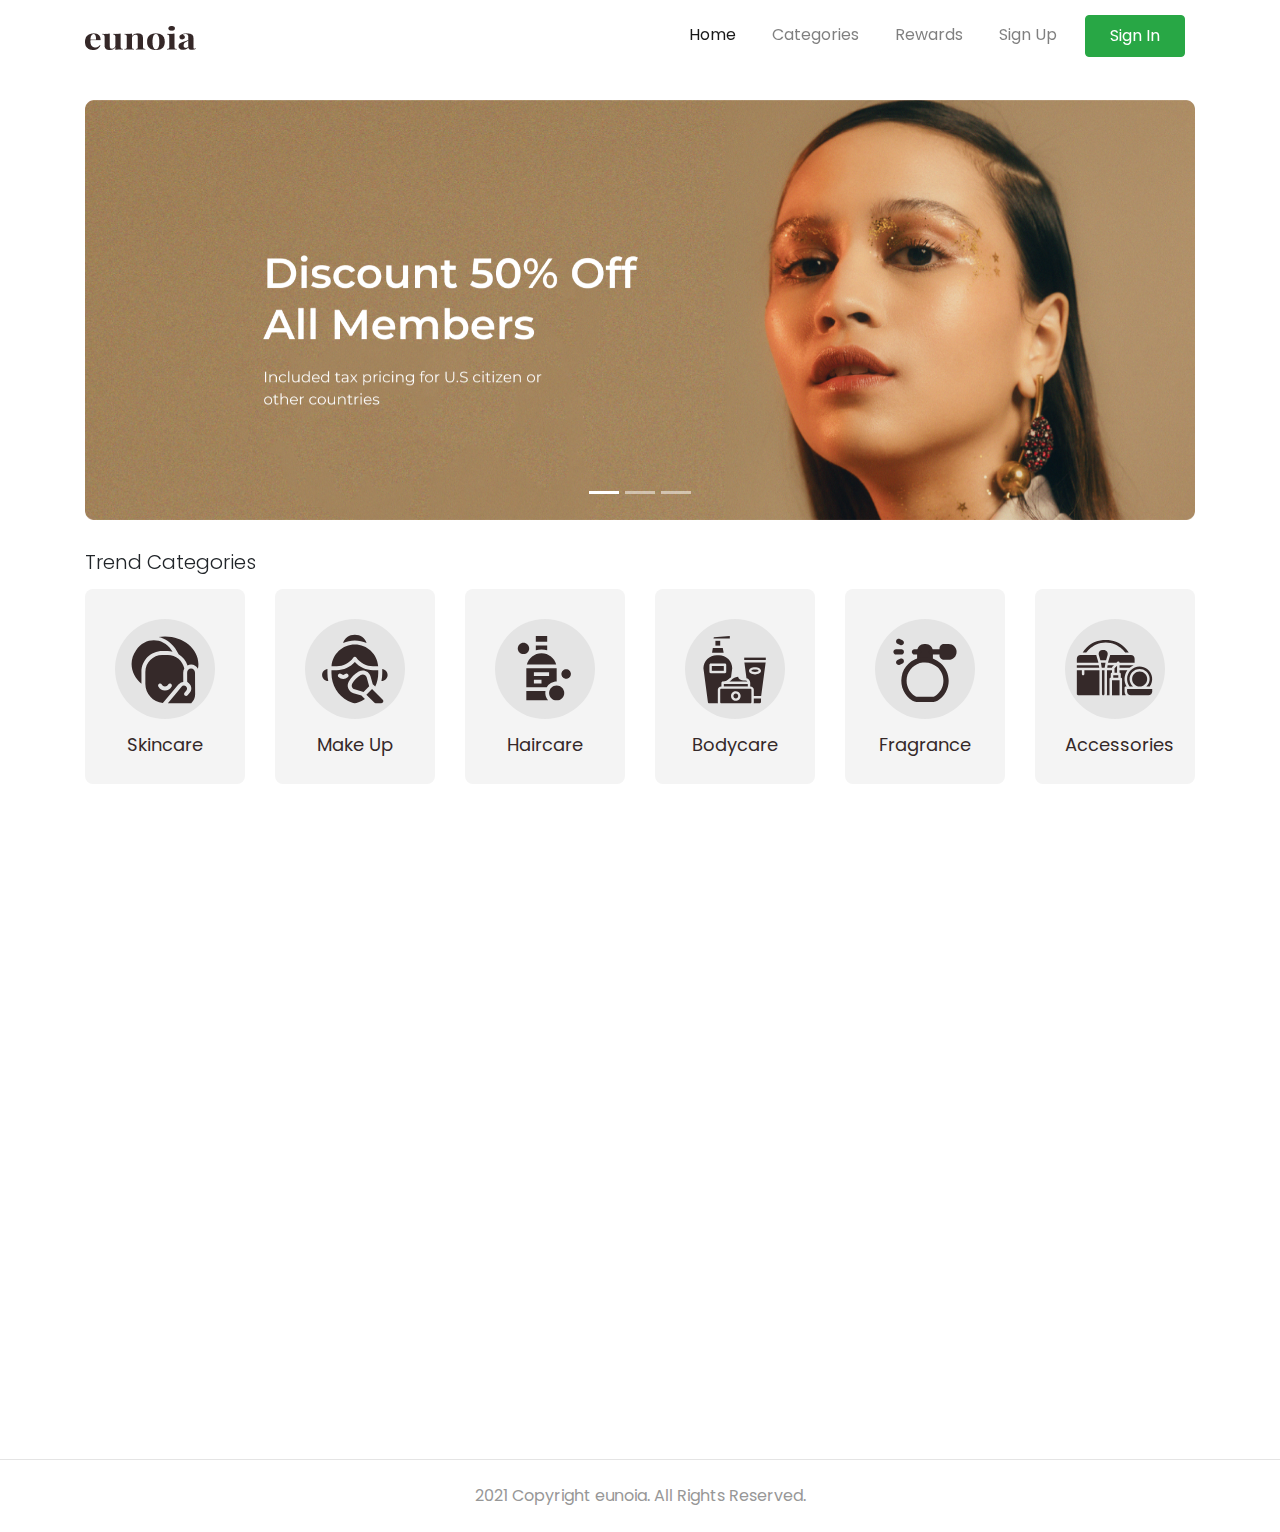
<file: index.html>
<!DOCTYPE html>
<html lang="en">
  <head>
    <meta charset="utf-8" />
    <meta
      name="viewport"
      content="width=device-width, initial-scale=1, shrink-to-fit=no"
    />
    <meta name="description" content="" />
    <meta name="author" content="" />

    <title>eunoia - your beauty needs in one place</title>

    <link href="https://unpkg.com/aos@2.3.1/dist/aos.css" rel="stylesheet" />
    <link href="style/main.css" rel="stylesheet" />
  </head>

  <body>
    <nav
      class="
        navbar navbar-expand-lg navbar-light navbar-store
        fixed-top
        navbar-fixed-top
      "
      data-aos="fade-down"
    >
      <div class="container">
        <a href="/index.html" class="navbar-brand">
          <img src="/images/logo.png" alt="logo" />
        </a>
        <button
          class="navbar-toggler"
          type="button"
          data-toggle="collapse"
          data-target="#navbarResponsive"
        >
          <span class="navbar-toggler-icon"></span>
        </button>
        <div class="collapse navbar-collapse" id="navbarResponsive">
          <ul class="navbar-nav ml-auto">
            <li class="nav-item active">
              <a href="/index.html" class="nav-link">Home</a>
            </li>
            <li class="nav-item">
              <a href="/categories.html" class="nav-link">Categories</a>
            </li>
            <li class="nav-item">
              <a href="#" class="nav-link">Rewards</a>
            </li>
            <li class="nav-item">
              <a href="/register.html" class="nav-link">Sign Up</a>
            </li>
            <li class="nav-item">
              <a
                href="/login.html"
                class="btn btn-success nav-link px-4 text-white"
                >Sign In</a
              >
            </li>
          </ul>
        </div>
      </div>
    </nav>

    <!-- Page Content -->
    <div class="page-content page-home">
      <section class="store-carousel">
        <div class="container">
          <div class="row">
            <div class="col-lg-12" data-aos="zoom-in">
              <div
                id="storeCarousel"
                class="carousel slide"
                data-ride="carousel"
              >
                <ol class="carousel-indicators">
                  <li
                    class="active"
                    data-target="#storeCarousel"
                    data-slide-to="0"
                  ></li>
                  <li data-target="#storeCarousel" data-slide-to="1"></li>
                  <li data-target="#storeCarousel" data-slide-to="2"></li>
                </ol>
                <div class="carousel-inner">
                  <div class="carousel-item active">
                    <img
                      src="/images/banner.jpg"
                      alt=""
                      class="d-block w-100"
                    />
                  </div>
                  <div class="carousel-item">
                    <img
                      src="/images/banner2.jpg"
                      alt=""
                      class="d-block w-100"
                    />
                  </div>
                  <div class="carousel-item">
                    <img
                      src="/images/banner.jpg"
                      alt=""
                      class="d-block w-100"
                    />
                  </div>
                </div>
              </div>
            </div>
          </div>
        </div>
      </section>
      <section class="store-trend-categories">
        <div class="container">
          <div class="row">
            <div class="col-12" data-aos="fade-up">
              <h5>Trend Categories</h5>
            </div>
          </div>
          <div class="row">
            <div
              class="col-6 col-md-3 col-lg-2"
              data-aos="fade-up"
              data-aos-delay="100"
            >
              <a href="#" class="component-categories d-block">
                <div class="categories-image">
                  <img
                    src="/images/categories-skin-care.svg"
                    alt=""
                    class="w-100"
                  />
                </div>
                <p class="categories-text">Skincare</p>
              </a>
            </div>
            <div
              class="col-6 col-md-3 col-lg-2"
              data-aos="fade-up"
              data-aos-delay="200"
            >
              <a href="#" class="component-categories d-block">
                <div class="categories-image">
                  <img
                    src="/images/categories-make-up.svg"
                    alt=""
                    class="w-100"
                  />
                </div>
                <p class="categories-text">Make Up</p>
              </a>
            </div>
            <div
              class="col-6 col-md-3 col-lg-2"
              data-aos="fade-up"
              data-aos-delay="300"
            >
              <a href="#" class="component-categories d-block">
                <div class="categories-image">
                  <img
                    src="/images/categories-haircare.svg"
                    alt=""
                    class="w-100"
                  />
                </div>
                <p class="categories-text">Haircare</p>
              </a>
            </div>
            <div
              class="col-6 col-md-3 col-lg-2"
              data-aos="fade-up"
              data-aos-delay="400"
            >
              <a href="#" class="component-categories d-block">
                <div class="categories-image">
                  <img
                    src="/images/categories-bodycare.svg"
                    alt=""
                    class="w-100"
                  />
                </div>
                <p class="categories-text">Bodycare</p>
              </a>
            </div>
            <div
              class="col-6 col-md-3 col-lg-2"
              data-aos="fade-up"
              data-aos-delay="500"
            >
              <a href="#" class="component-categories d-block">
                <div class="categories-image">
                  <img
                    src="/images/categories-fragrance.svg"
                    alt=""
                    class="w-100"
                  />
                </div>
                <p class="categories-text">Fragrance</p>
              </a>
            </div>
            <div
              class="col-6 col-md-3 col-lg-2"
              data-aos="fade-up"
              data-aos-delay="600"
            >
              <a href="#" class="component-categories d-block">
                <div class="categories-image">
                  <img
                    src="/images/categories-accessories.svg"
                    alt=""
                    class="w-100"
                  />
                </div>
                <p class="categories-text">Accessories</p>
              </a>
            </div>
          </div>
        </div>
      </section>

      <section class="new-products">
        <div class="container">
          <div class="row">
            <div class="col-12" data-aos="fade-up">
              <h5>New Products</h5>
            </div>
          </div>
          <div class="row">
            <div
              class="col-6 col-md-4 col-lg-3"
              data-aos="fade-up"
              data-aos-delay="100"
            >
              <a href="/details.html" class="component-products d-block">
                <div class="products-thumbnail">
                  <div
                    class="products-image"
                    style="
                      background-image: url('/images/products-eye-cheek-you-pot.jpg');
                    "
                  ></div>
                </div>
                <div class="products-text">Eye Cheek You Pot</div>
                <div class="products-price">IDR 140k</div>
              </a>
            </div>
            <div
              class="col-6 col-md-4 col-lg-3"
              data-aos="fade-up"
              data-aos-delay="200"
            >
              <a href="/details.html" class="component-products d-block">
                <div class="products-thumbnail">
                  <div
                    class="products-image"
                    style="
                      background-image: url('/images/products-brightening-potion.jpg');
                    "
                  ></div>
                </div>
                <div class="products-text">Brightening Potion</div>
                <div class="products-price">IDR 160k</div>
              </a>
            </div>
            <div
              class="col-6 col-md-4 col-lg-3"
              data-aos="fade-up"
              data-aos-delay="300"
            >
              <a href="/details.html" class="component-products d-block">
                <div class="products-thumbnail">
                  <div
                    class="products-image"
                    style="
                      background-image: url('/images/products-dewit-body-silk.jpg');
                    "
                  ></div>
                </div>
                <div class="products-text">Dew It! Body Silk</div>
                <div class="products-price">IDR 250k</div>
              </a>
            </div>
            <div
              class="col-6 col-md-4 col-lg-3"
              data-aos="fade-up"
              data-aos-delay="400"
            >
              <a href="/details.html" class="component-products d-block">
                <div class="products-thumbnail">
                  <div
                    class="products-image"
                    style="
                      background-image: url('/images/products-browclara.jpg');
                    "
                  ></div>
                </div>
                <div class="products-text">Browclara</div>
                <div class="products-price">IDR 129k</div>
              </a>
            </div>
            <div
              class="col-6 col-md-4 col-lg-3"
              data-aos="fade-up"
              data-aos-delay="500"
            >
              <a href="/details.html" class="component-products d-block">
                <div class="products-thumbnail">
                  <div
                    class="products-image"
                    style="
                      background-image: url('/images/products-glossy-chill-pill.jpg');
                    "
                  ></div>
                </div>
                <div class="products-text">Glossy Chill Pill</div>
                <div class="products-price">IDR 170k</div>
              </a>
            </div>
            <div
              class="col-6 col-md-4 col-lg-3"
              data-aos="fade-up"
              data-aos-delay="600"
            >
              <a href="/details.html" class="component-products d-block">
                <div class="products-thumbnail">
                  <div
                    class="products-image"
                    style="
                      background-image: url('/images/products-lets-clay.jpg');
                    "
                  ></div>
                </div>
                <div class="products-text">Let's Clay!</div>
                <div class="products-price">IDR 110k</div>
              </a>
            </div>
            <div
              class="col-6 col-md-4 col-lg-3"
              data-aos="fade-up"
              data-aos-delay="700"
            >
              <a href="/details.html" class="component-products d-block">
                <div class="products-thumbnail">
                  <div
                    class="products-image"
                    style="
                      background-image: url('/images/products-peachy-face-pallette.jpg');
                    "
                  ></div>
                </div>
                <div class="products-text">Peachy Face Pallette</div>
                <div class="products-price">IDR 250k</div>
              </a>
            </div>
            <div
              class="col-6 col-md-4 col-lg-3"
              data-aos="fade-up"
              data-aos-delay="800"
            >
              <a href="/details.html" class="component-products d-block">
                <div class="products-thumbnail">
                  <div
                    class="products-image"
                    style="
                      background-image: url('/images/products-lip-liner.jpg');
                    "
                  ></div>
                </div>
                <div class="products-text">Lip Liner</div>
                <div class="products-price">IDR 129k</div>
              </a>
            </div>
          </div>
        </div>
      </section>
    </div>

    <footer>
      <div class="container">
        <div class="row">
          <div class="col-12 text-center">
            <p class="pt-4 pb-2">
              2021 Copyright eunoia. All Rights Reserved.
            </p>
          </div>
        </div>
      </div>
    </footer>

    <!-- Bootstrap core JavaScript -->
    <script src="/vendor/jquery/jquery.slim.min.js"></script>
    <script src="/vendor/bootstrap/js/bootstrap.bundle.min.js"></script>
    <script src="https://unpkg.com/aos@2.3.1/dist/aos.js"></script>
    <script>
      AOS.init();
    </script>
    <script src="/script/navbar-scroll.js"></script>
  </body>
</html>
</file>
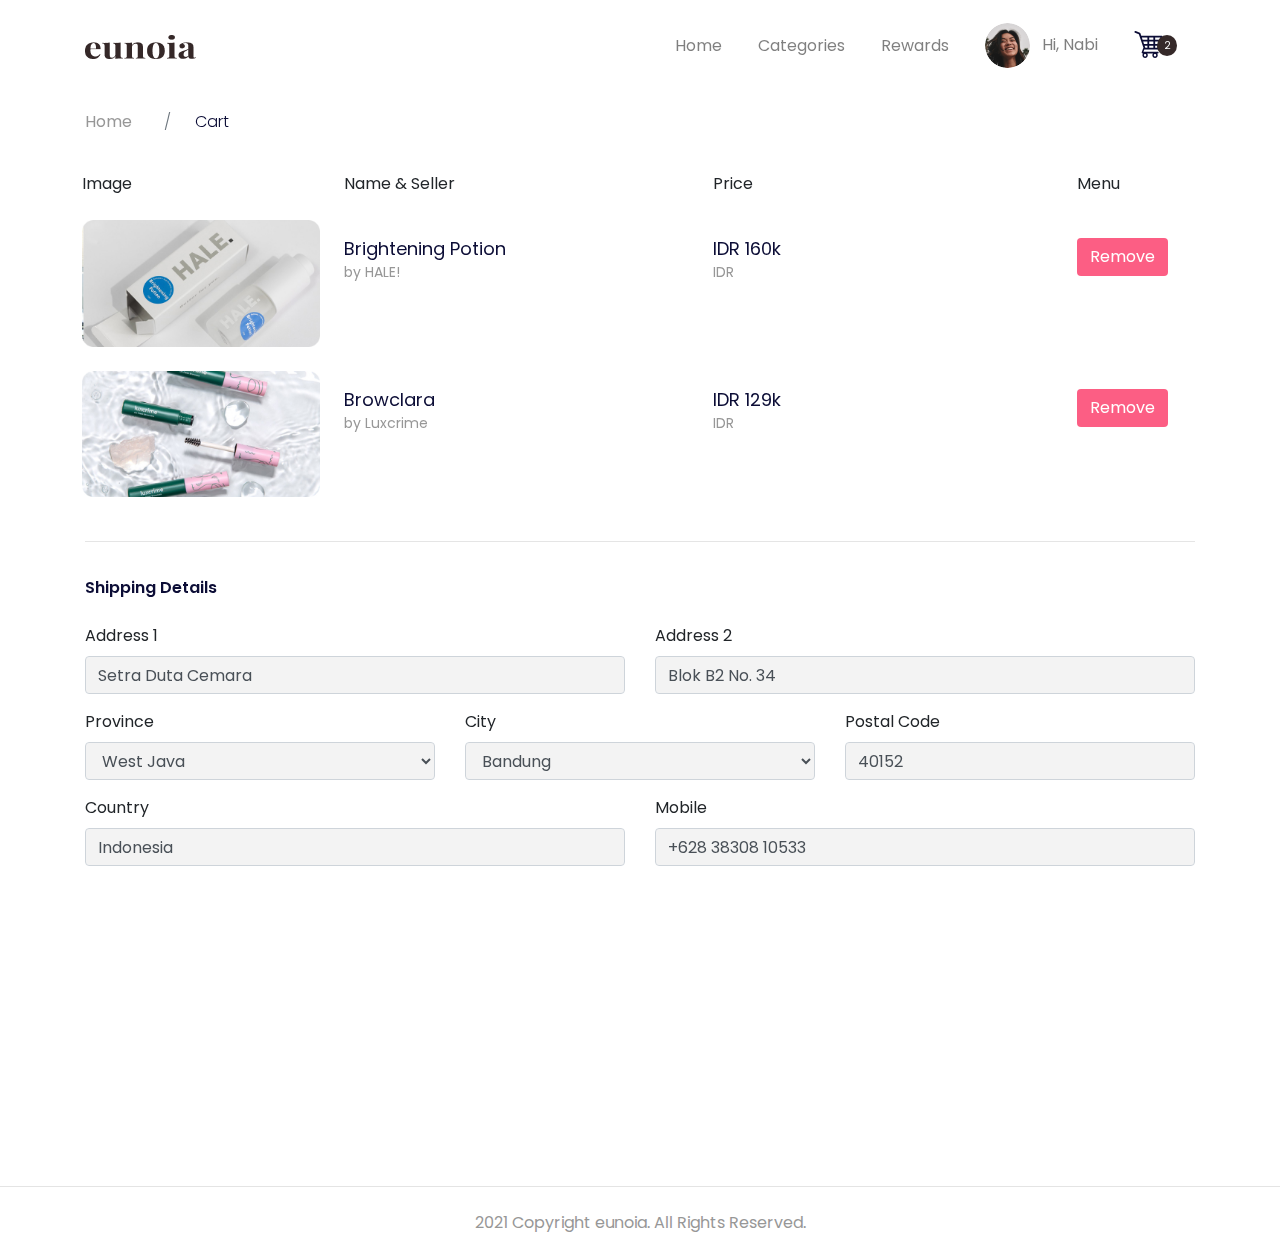
<file: cart.html>
<!DOCTYPE html>
<html lang="en">
  <head>
    <meta charset="utf-8" />
    <meta
      name="viewport"
      content="width=device-width, initial-scale=1, shrink-to-fit=no"
    />
    <meta name="description" content="" />
    <meta name="author" content="" />

    <title>eunoia - your beauty needs in one place</title>

    <link href="https://unpkg.com/aos@2.3.1/dist/aos.css" rel="stylesheet" />
    <link href="style/main.css" rel="stylesheet" />
  </head>

  <body>
    <nav
      class="
        navbar navbar-expand-lg navbar-light navbar-store
        fixed-top
        navbar-fixed-top
      "
      data-aos="fade-down"
    >
      <div class="container">
        <a href="/index.html" class="navbar-brand">
          <img src="/images/logo.png" alt="logo" />
        </a>
        <button
          class="navbar-toggler"
          type="button"
          data-toggle="collapse"
          data-target="#navbarResponsive"
        >
          <span class="navbar-toggler-icon"></span>
        </button>
        <div class="collapse navbar-collapse" id="navbarResponsive">
          <ul class="navbar-nav ml-auto">
            <li class="nav-item">
              <a href="/index.html" class="nav-link">Home</a>
            </li>
            <li class="nav-item">
              <a href="/categories.html" class="nav-link">Categories</a>
            </li>
            <li class="nav-item">
              <a href="#" class="nav-link">Rewards</a>
            </li>
          </ul>

          <!-- Desktop Menu -->
          <ul class="navbar-nav d-none d-lg-flex">
            <li class="nav-item dropdown">
              <a
                href="#"
                class="nav-link"
                id="navbarDropdown"
                role="button"
                data-toggle="dropdown"
              >
                <img
                  src="/images/icon-user.png"
                  alt=""
                  class="rounded-circle mr-2 profile-picture"
                />
                Hi, Nabi
              </a>
              <div class="dropdown-menu">
                <a href="/dashboard.html" class="dropdown-item">Dashboard</a>
                <a href="/dashboard-account.html" class="dropdown-item"
                  >Settings</a
                >
                <div class="dropdown-divider"></div>
                <a href="/" class="dropdown-item">Logout</a>
              </div>
            </li>
            <li class="nav-item">
              <a href="#" class="nav-link d-inline-block mt-2">
                <img src="/images/cart-filled.svg" alt="" />
                <div class="cart-badge">2</div>
              </a>
            </li>
          </ul>

          <ul class="navbar-nav d-block d-lg-none">
            <li class="nav-item">
              <a href="#" class="nav-link"> Hi, Nabi </a>
            </li>

            <li class="nav-item">
              <a href="#" class="nav-link d-inline-block"> Cart </a>
            </li>
          </ul>
        </div>
      </div>
    </nav>

    <!-- Page Content -->
    <div class="page-content page-cart">
      <section
        class="store-breadcrumbs"
        data-aos="fade-down"
        data-aos-delay="100"
      >
        <div class="container">
          <div class="row">
            <div class="col-12">
              <nav>
                <ol class="breadcrumb">
                  <li class="breadcrumb-item">
                    <a href="/index.html" class="">Home</a>
                  </li>
                  <li class="breadcrumb-item active">Cart</li>
                </ol>
              </nav>
            </div>
          </div>
        </div>
      </section>

      <section class="store-cart">
        <div class="container">
          <div class="row" data-aos="fade-up" data-aos-delay="100">
            <div class="col-12 table-responsive">
              <table class="table table-borderless table-cart">
                <thead>
                  <tr>
                    <td>Image</td>
                    <td>Name &amp; Seller</td>
                    <td>Price</td>
                    <td>Menu</td>
                  </tr>
                </thead>
                <tbody>
                  <tr>
                    <td style="width: 25%">
                      <img
                        src="images/product-cart-1.jpg"
                        alt=""
                        class="cart-image w-100"
                      />
                    </td>
                    <td style="width: 35%">
                      <div class="product-title">Brightening Potion</div>
                      <div class="product-subtitle">by HALE!</div>
                    </td>
                    <td style="width: 35%">
                      <div class="product-title">IDR 160k</div>
                      <div class="product-subtitle">IDR</div>
                    </td>
                    <td style="width: 20%">
                      <a href="#" class="btn btn-remove-cart">Remove</a>
                    </td>
                  </tr>
                  <tr>
                    <td style="width: 25%">
                      <img
                        src="images/product-cart-2.jpg"
                        alt=""
                        class="cart-image w-100"
                      />
                    </td>
                    <td style="width: 35%">
                      <div class="product-title">Browclara</div>
                      <div class="product-subtitle">by Luxcrime</div>
                    </td>
                    <td style="width: 35%">
                      <div class="product-title">IDR 129k</div>
                      <div class="product-subtitle">IDR</div>
                    </td>
                    <td style="width: 20%">
                      <a href="#" class="btn btn-remove-cart">Remove</a>
                    </td>
                  </tr>
                </tbody>
              </table>
            </div>
          </div>
          <div class="row" data-aos="fade-up" data-aos-delay="150">
            <div class="col-12">
              <hr />
            </div>
            <div class="col-12"><h2 class="mb-4">Shipping Details</h2></div>
          </div>
          <div class="row mb-2" data-aos="fade-up" data-aos-delay="200">
            <div class="col-md-6">
              <div class="form-group">
                <label for="addressOne">Address 1</label>
                <input
                  type="text"
                  class="form-control"
                  id="addressOne"
                  name="addressOne"
                  value="Setra Duta Cemara"
                />
              </div>
            </div>
            <div class="col-md-6">
              <div class="form-group">
                <label for="addressTwo">Address 2</label>
                <input
                  type="text"
                  class="form-control"
                  id="addressTwo"
                  name="addressTwo"
                  value="Blok B2 No. 34"
                />
              </div>
            </div>
            <div class="col-md-4">
              <div class="form-group">
                <label for="province">Province</label>
                <select name="province" id="province" class="form-control">
                  <option value="West Java">West Java</option>
                </select>
              </div>
            </div>
            <div class="col-md-4">
              <div class="form-group">
                <label for="city">City</label>
                <select name="city" id="city" class="form-control">
                  <option value="Bandung">Bandung</option>
                </select>
              </div>
            </div>
            <div class="col-md-4">
              <div class="form-group">
                <label for="postalCode">Postal Code</label>
                <input
                  type="text"
                  class="form-control"
                  id="postalCode"
                  name="postalCode"
                  value="40152"
                />
              </div>
            </div>
            <div class="col-md-6">
              <div class="form-group">
                <label for="country">Country</label>
                <input
                  type="text"
                  class="form-control"
                  id="country"
                  name="country"
                  value="Indonesia"
                />
              </div>
            </div>
            <div class="col-md-6">
              <div class="form-group">
                <label for="mobile">Mobile</label>
                <input
                  type="text"
                  class="form-control"
                  id="mobile"
                  name="mobile"
                  value="+628 38308 10533"
                />
              </div>
            </div>
          </div>
          <div class="row" data-aos="fade-up" data-aos-delay="150">
            <div class="col-12">
              <hr />
            </div>
            <div class="col-12"><h2 class="mb-2">Payment Informations</h2></div>
          </div>
          <div class="row" data-aos="fade-up" data-aos-delay="200">
            <div class="col-4 col-md-2">
              <div class="product-title">IDR 10k</div>
              <div class="product-subtitle">Country Tax</div>
            </div>
            <div class="col-4 col-md-3">
              <div class="product-title">IDR 5k</div>
              <div class="product-subtitle">Product Insurance</div>
            </div>
            <div class="col-4 col-md-2">
              <div class="product-title">IDR 12k</div>
              <div class="product-subtitle">Ship to Jakarta</div>
            </div>
            <div class="col-4 col-md-2">
              <div class="product-title text-success">IDR 27k</div>
              <div class="product-subtitle">Total</div>
            </div>
            <div class="col-8 col-md-3">
              <a
                href="/success.html"
                class="btn btn-success mt-4 px-4 btn-block"
              >Checkout Now</a>
            </div>
          </div>
        </div>
      </section>
    </div>

    <footer>
      <div class="container">
        <div class="row">
          <div class="col-12 text-center">
            <p class="pt-4 pb-2">2021 Copyright eunoia. All Rights Reserved.</p>
          </div>
        </div>
      </div>
    </footer>

    <!-- Bootstrap core JavaScript -->
    <script src="/vendor/jquery/jquery.slim.min.js"></script>
    <script src="/vendor/bootstrap/js/bootstrap.bundle.min.js"></script>
    <script src="https://unpkg.com/aos@2.3.1/dist/aos.js"></script>
    <script>
      AOS.init();
    </script>
    <script src="/script/navbar-scroll.js"></script>
  </body>
</html>
</file>
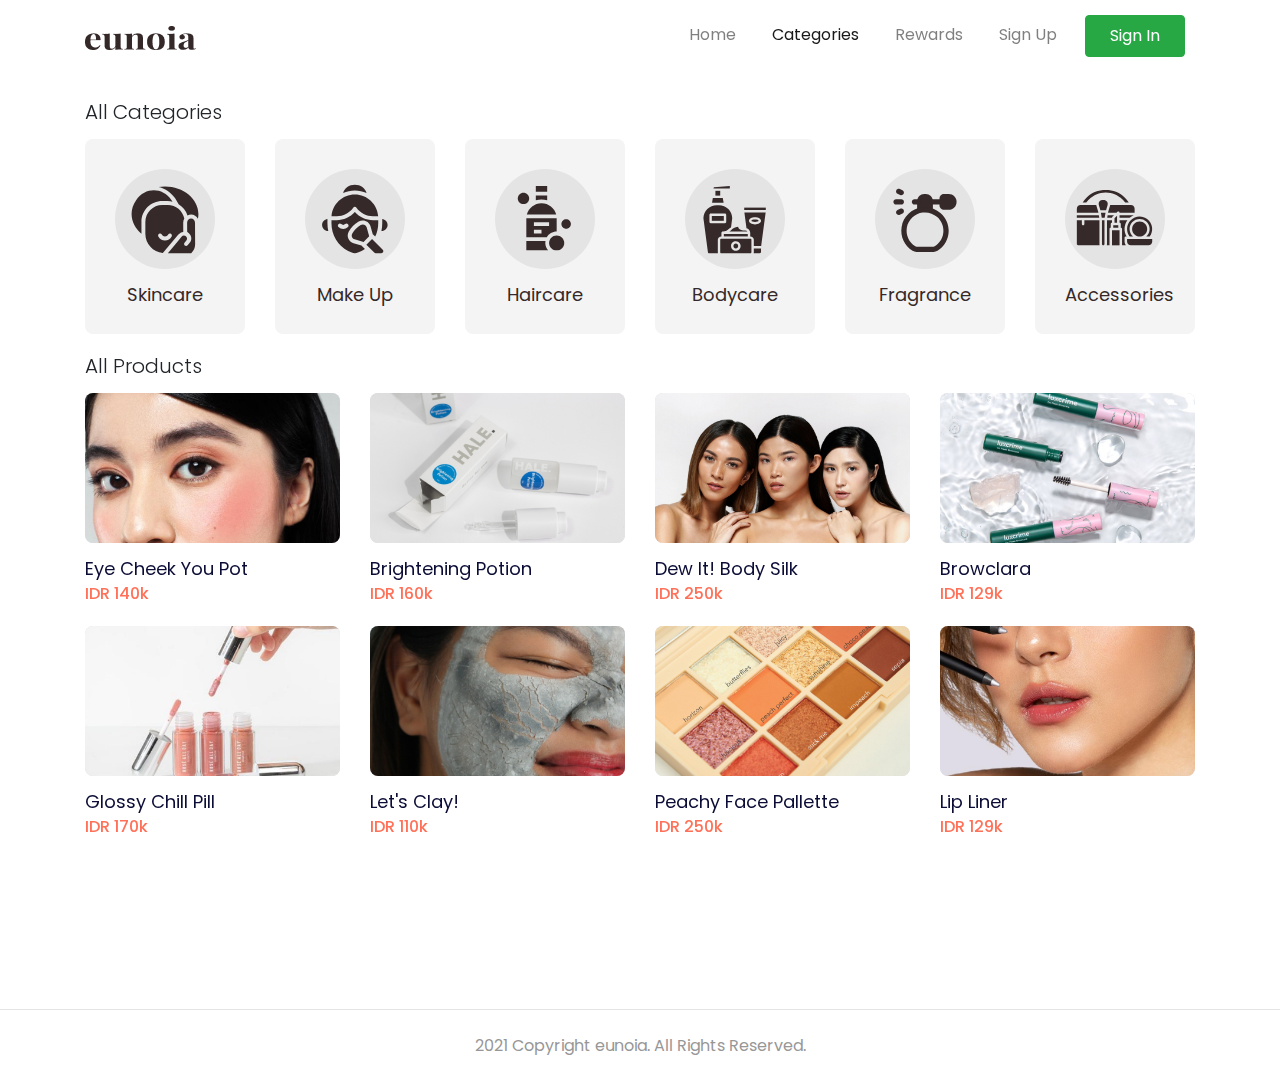
<file: categories.html>
<!DOCTYPE html>
<html lang="en">
  <head>
    <meta charset="utf-8" />
    <meta
      name="viewport"
      content="width=device-width, initial-scale=1, shrink-to-fit=no"
    />
    <meta name="description" content="" />
    <meta name="author" content="" />

    <title>eunoia - your beauty needs in one place</title>

    <link href="https://unpkg.com/aos@2.3.1/dist/aos.css" rel="stylesheet" />
    <link href="style/main.css" rel="stylesheet" />
  </head>

  <body>
    <nav
      class="
        navbar navbar-expand-lg navbar-light navbar-store
        fixed-top
        navbar-fixed-top
      "
      data-aos="fade-down"
    >
      <div class="container">
        <a href="/index.html" class="navbar-brand">
          <img src="/images/logo.png" alt="logo" />
        </a>
        <button
          class="navbar-toggler"
          type="button"
          data-toggle="collapse"
          data-target="#navbarResponsive"
        >
          <span class="navbar-toggler-icon"></span>
        </button>
        <div class="collapse navbar-collapse" id="navbarResponsive">
          <ul class="navbar-nav ml-auto">
            <li class="nav-item ">
              <a href="/index.html" class="nav-link">Home</a>
            </li>
            <li class="nav-item active">
              <a href="/categories.html" class="nav-link">Categories</a>
            </li>
            <li class="nav-item">
              <a href="#" class="nav-link">Rewards</a>
            </li>
            <li class="nav-item">
              <a href="/register.html" class="nav-link">Sign Up</a>
            </li>
            <li class="nav-item">
              <a
                href="/login.html"
                class="btn btn-success nav-link px-4 text-white"
                >Sign In</a
              >
            </li>
          </ul>
        </div>
      </div>
    </nav>

    <!-- Page Content -->
    <div class="page-content page-home">
      <section class="store-trend-categories">
        <div class="container">
          <div class="row">
            <div class="col-12" data-aos="fade-up">
              <h5>All Categories</h5>
            </div>
          </div>
          <div class="row">
            <div
              class="col-6 col-md-3 col-lg-2"
              data-aos="fade-up"
              data-aos-delay="100"
            >
              <a href="#" class="component-categories d-block">
                <div class="categories-image">
                  <img
                    src="/images/categories-skin-care.svg"
                    alt=""
                    class="w-100"
                  />
                </div>
                <p class="categories-text">Skincare</p>
              </a>
            </div>
            <div
              class="col-6 col-md-3 col-lg-2"
              data-aos="fade-up"
              data-aos-delay="200"
            >
              <a href="#" class="component-categories d-block">
                <div class="categories-image">
                  <img
                    src="/images/categories-make-up.svg"
                    alt=""
                    class="w-100"
                  />
                </div>
                <p class="categories-text">Make Up</p>
              </a>
            </div>
            <div
              class="col-6 col-md-3 col-lg-2"
              data-aos="fade-up"
              data-aos-delay="300"
            >
              <a href="#" class="component-categories d-block">
                <div class="categories-image">
                  <img
                    src="/images/categories-haircare.svg"
                    alt=""
                    class="w-100"
                  />
                </div>
                <p class="categories-text">Haircare</p>
              </a>
            </div>
            <div
              class="col-6 col-md-3 col-lg-2"
              data-aos="fade-up"
              data-aos-delay="400"
            >
              <a href="#" class="component-categories d-block">
                <div class="categories-image">
                  <img
                    src="/images/categories-bodycare.svg"
                    alt=""
                    class="w-100"
                  />
                </div>
                <p class="categories-text">Bodycare</p>
              </a>
            </div>
            <div
              class="col-6 col-md-3 col-lg-2"
              data-aos="fade-up"
              data-aos-delay="500"
            >
              <a href="#" class="component-categories d-block">
                <div class="categories-image">
                  <img
                    src="/images/categories-fragrance.svg"
                    alt=""
                    class="w-100"
                  />
                </div>
                <p class="categories-text">Fragrance</p>
              </a>
            </div>
            <div
              class="col-6 col-md-3 col-lg-2"
              data-aos="fade-up"
              data-aos-delay="600"
            >
              <a href="#" class="component-categories d-block">
                <div class="categories-image">
                  <img
                    src="/images/categories-accessories.svg"
                    alt=""
                    class="w-100"
                  />
                </div>
                <p class="categories-text">Accessories</p>
              </a>
            </div>
          </div>
        </div>
      </section>

      <section class="new-products">
        <div class="container">
          <div class="row">
            <div class="col-12" data-aos="fade-up">
              <h5>All Products</h5>
            </div>
          </div>
          <div class="row">
            <div
              class="col-6 col-md-4 col-lg-3"
              data-aos="fade-up"
              data-aos-delay="100"
            >
              <a href="/details.html" class="component-products d-block">
                <div class="products-thumbnail">
                  <div
                    class="products-image"
                    style="
                      background-image: url('/images/products-eye-cheek-you-pot.jpg');
                    "
                  ></div>
                </div>
                <div class="products-text">Eye Cheek You Pot</div>
                <div class="products-price">IDR 140k</div>
              </a>
            </div>
            <div
              class="col-6 col-md-4 col-lg-3"
              data-aos="fade-up"
              data-aos-delay="200"
            >
              <a href="/details.html" class="component-products d-block">
                <div class="products-thumbnail">
                  <div
                    class="products-image"
                    style="
                      background-image: url('/images/products-brightening-potion.jpg');
                    "
                  ></div>
                </div>
                <div class="products-text">Brightening Potion</div>
                <div class="products-price">IDR 160k</div>
              </a>
            </div>
            <div
              class="col-6 col-md-4 col-lg-3"
              data-aos="fade-up"
              data-aos-delay="300"
            >
              <a href="/details.html" class="component-products d-block">
                <div class="products-thumbnail">
                  <div
                    class="products-image"
                    style="
                      background-image: url('/images/products-dewit-body-silk.jpg');
                    "
                  ></div>
                </div>
                <div class="products-text">Dew It! Body Silk</div>
                <div class="products-price">IDR 250k</div>
              </a>
            </div>
            <div
              class="col-6 col-md-4 col-lg-3"
              data-aos="fade-up"
              data-aos-delay="400"
            >
              <a href="/details.html" class="component-products d-block">
                <div class="products-thumbnail">
                  <div
                    class="products-image"
                    style="
                      background-image: url('/images/products-browclara.jpg');
                    "
                  ></div>
                </div>
                <div class="products-text">Browclara</div>
                <div class="products-price">IDR 129k</div>
              </a>
            </div>
            <div
              class="col-6 col-md-4 col-lg-3"
              data-aos="fade-up"
              data-aos-delay="500"
            >
              <a href="/details.html" class="component-products d-block">
                <div class="products-thumbnail">
                  <div
                    class="products-image"
                    style="
                      background-image: url('/images/products-glossy-chill-pill.jpg');
                    "
                  ></div>
                </div>
                <div class="products-text">Glossy Chill Pill</div>
                <div class="products-price">IDR 170k</div>
              </a>
            </div>
            <div
              class="col-6 col-md-4 col-lg-3"
              data-aos="fade-up"
              data-aos-delay="600"
            >
              <a href="/details.html" class="component-products d-block">
                <div class="products-thumbnail">
                  <div
                    class="products-image"
                    style="
                      background-image: url('/images/products-lets-clay.jpg');
                    "
                  ></div>
                </div>
                <div class="products-text">Let's Clay!</div>
                <div class="products-price">IDR 110k</div>
              </a>
            </div>
            <div
              class="col-6 col-md-4 col-lg-3"
              data-aos="fade-up"
              data-aos-delay="700"
            >
              <a href="/details.html" class="component-products d-block">
                <div class="products-thumbnail">
                  <div
                    class="products-image"
                    style="
                      background-image: url('/images/products-peachy-face-pallette.jpg');
                    "
                  ></div>
                </div>
                <div class="products-text">Peachy Face Pallette</div>
                <div class="products-price">IDR 250k</div>
              </a>
            </div>
            <div
              class="col-6 col-md-4 col-lg-3"
              data-aos="fade-up"
              data-aos-delay="800"
            >
              <a href="/details.html" class="component-products d-block">
                <div class="products-thumbnail">
                  <div
                    class="products-image"
                    style="
                      background-image: url('/images/products-lip-liner.jpg');
                    "
                  ></div>
                </div>
                <div class="products-text">Lip Liner</div>
                <div class="products-price">IDR 129k</div>
              </a>
            </div>
          </div>
        </div>
      </section>
    </div>

    <footer>
      <div class="container">
        <div class="row">
          <div class="col-12 text-center">
            <p class="pt-4 pb-2">
              2021 Copyright eunoia. All Rights Reserved.
            </p>
          </div>
        </div>
      </div>
    </footer>

    <!-- Bootstrap core JavaScript -->
    <script src="/vendor/jquery/jquery.slim.min.js"></script>
    <script src="/vendor/bootstrap/js/bootstrap.bundle.min.js"></script>
    <script src="https://unpkg.com/aos@2.3.1/dist/aos.js"></script>
    <script>
      AOS.init();
    </script>
    <script src="/script/navbar-scroll.js"></script>
  </body>
</html>
</file>
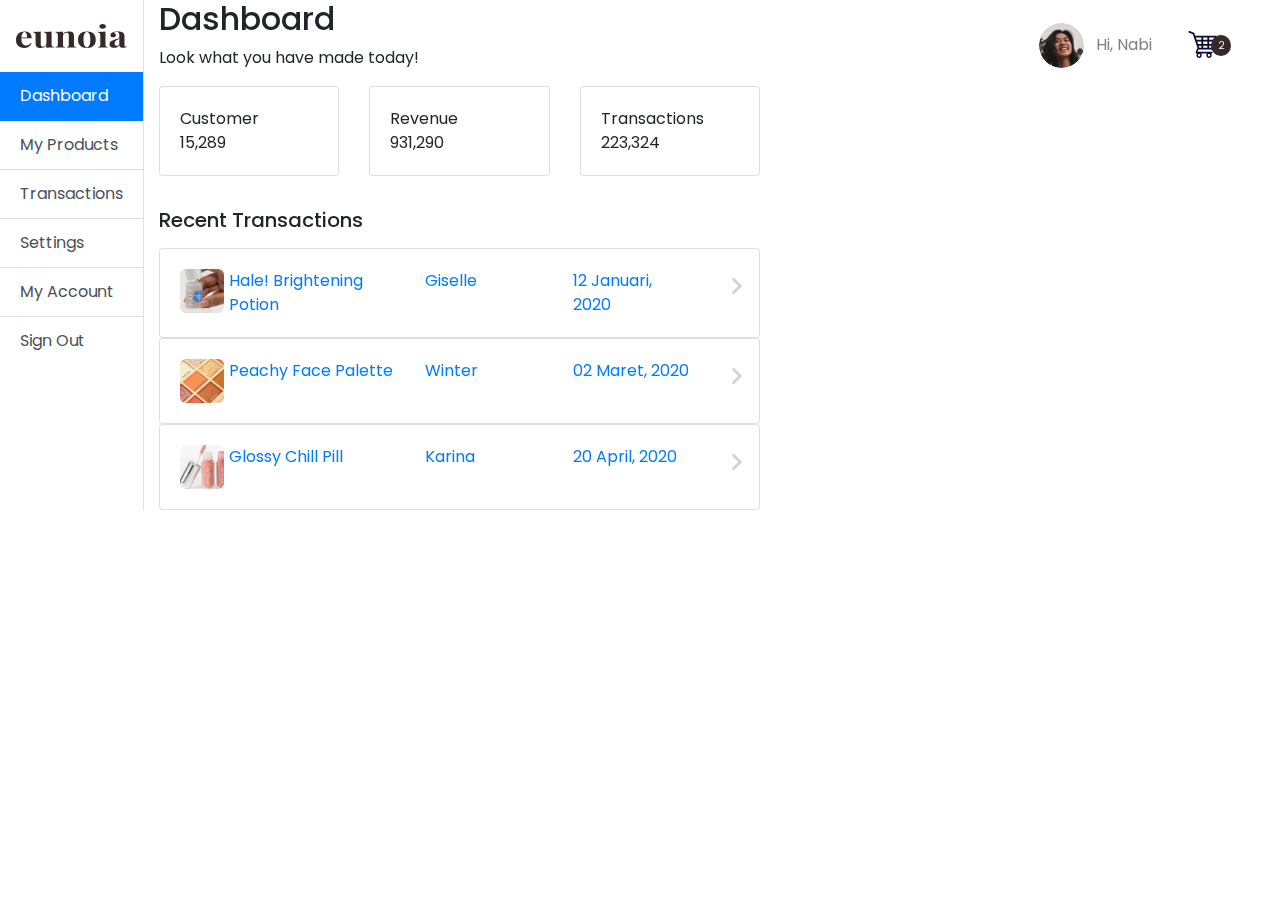
<file: dashboard.html>
<!DOCTYPE html>
<html lang="en">
  <head>
    <meta charset="utf-8" />
    <meta
      name="viewport"
      content="width=device-width, initial-scale=1, shrink-to-fit=no"
    />
    <meta name="description" content="" />
    <meta name="author" content="" />

    <title>eunoia - your beauty needs in one place</title>

    <link href="https://unpkg.com/aos@2.3.1/dist/aos.css" rel="stylesheet" />
    <link href="style/main.css" rel="stylesheet" />
  </head>

  <body>
    <div class="page-dashboard">
      <div class="d-flex" id="wrapper" data-aos="fade-right">
        <!-- Sidebar -->
        <div class="border-right" id="sidebar-wrapper">
          <div class="sidebar-heading text-center">
            <img src="/images/dashboard-logo.svg" alt="" class="my-4" />
          </div>
          <div class="list-group list-group-flush">
            <a
              href="/dashboard.html"
              class="list-group-item list-group-item-action active"
            >
              Dashboard
            </a>
            <a
              href="/dashboard-products.html"
              class="list-group-item list-group-item-action"
            >
              My Products
            </a>
            <a
              href="/dashboard-transactions.html"
              class="list-group-item list-group-item-action"
            >
              Transactions
            </a>
            <a
              href="/dashboard-settings.html"
              class="list-group-item list-group-item-action"
            >
              Settings
            </a>
            <a
              href="/dashboard-account.html"
              class="list-group-item list-group-item-action"
            >
              My Account
            </a>
            <a
              href="/index.html"
              class="list-group-item list-group-item-action"
            >
              Sign Out
            </a>
          </div>
        </div>

        <!-- Page Content -->
        <div id="page-content-wrapper">
          <nav
            class="navbar navbar-expand-lg navbar-light navbar-store fixed-top"
            data-aos="fade-down"
          >
            <div class="container-fluid">
              <button
                class="btn btn-secondary d-md-none mr-auto mr-2"
                id="menu-toggle"
              >
                &laquo; Menu
              </button>
              <button
                class="navbar-toggler"
                type="button"
                data-toggle="collapse"
                data-target="#navbarSupportedContent"
              >
                <span class="navbar-toggler-icon"></span>
              </button>
              <div class="collapse navbar-collapse" id="navbarSupportedContent">
                <!-- Desktop Menu -->
                <ul class="navbar-nav d-none d-lg-flex ml-auto">
                  <li class="nav-item dropdown">
                    <a
                      href="#"
                      class="nav-link"
                      id="navbarDropdown"
                      role="button"
                      data-toggle="dropdown"
                    >
                      <img
                        src="/images/icon-user.png"
                        alt=""
                        class="rounded-circle mr-2 profile-picture"
                      />
                      Hi, Nabi
                    </a>
                    <div class="dropdown-menu">
                      <a href="/dashboard.html" class="dropdown-item"
                        >Dashboard</a
                      >
                      <a href="/dashboard-account.html" class="dropdown-item"
                        >Settings</a
                      >
                      <div class="dropdown-divider"></div>
                      <a href="/" class="dropdown-item">Logout</a>
                    </div>
                  </li>
                  <li class="nav-item">
                    <a href="#" class="nav-link d-inline-block mt-2">
                      <img src="/images/cart-filled.svg" alt="" />
                      <div class="cart-badge">2</div>
                    </a>
                  </li>
                </ul>

                <ul class="navbar-nav d-block d-lg-none">
                  <li class="nav-item">
                    <a href="#" class="nav-link"> Hi, Nabi </a>
                  </li>

                  <li class="nav-item">
                    <a href="#" class="nav-link d-inline-block"> Cart </a>
                  </li>
                </ul>
              </div>
            </div>
          </nav>

          <!-- Section Content -->
          <div
            class="section-content section-dashboard-home"
            data-aos="fade-up"
          >
            <div class="container-fluid">
              <div class="dashboard-heading">
                <h2 class="dashboard-title">Dashboard</h2>
                <p class="dashboard-subtitle">Look what you have made today!</p>
              </div>
              <div class="dashboard-content">
                <div class="row">
                  <div class="col-md-4">
                    <div class="card mb-2">
                      <div class="card-body">
                        <div class="dashboard-card-title">Customer</div>
                        <div class="dashboard-card-subtitle">15,289</div>
                      </div>
                    </div>
                  </div>
                  <div class="col-md-4">
                    <div class="card mb-2">
                      <div class="card-body">
                        <div class="dashboard-card-title">Revenue</div>
                        <div class="dashboard-card-subtitle">931,290</div>
                      </div>
                    </div>
                  </div>
                  <div class="col-md-4">
                    <div class="card mb-2">
                      <div class="card-body">
                        <div class="dashboard-card-title">Transactions</div>
                        <div class="dashboard-card-subtitle">223,324</div>
                      </div>
                    </div>
                  </div>
                </div>
                <div class="row mt-3">
                  <div class="col-12 mt-2">
                    <h5 class="mb-3">Recent Transactions</h5>
                    <a
                      href="/dashboard-transaction-details.html"
                      class="card card-list d-block"
                    >
                      <div class="card-body">
                        <div class="row">
                          <div class="col-md-1">
                            <img
                              src="/images/dashboard-icon-product-1.png"
                              alt=""
                            />
                          </div>
                          <div class="col-md-4">
                            Hale! Brightening Potion
                          </div>
                          <div class="col-md-3">
                            Giselle
                          </div>
                          <div class="col-md-3">
                            12 Januari, 2020
                          </div>
                          <div class="col-md-1 d-none d-md-block">
                            <img src="/images/dashboard-arrow-right.svg" alt="">
                          </div>
                        </div>
                      </div>
                    </a>
                    <a
                    href="/dashboard-transaction-details.html"
                    class="card card-list d-block"
                  >
                    <div class="card-body">
                      <div class="row">
                        <div class="col-md-1">
                          <img
                            src="/images/dashboard-icon-product-2.png"
                            alt=""
                          />
                        </div>
                        <div class="col-md-4">
                          Peachy Face Palette
                        </div>
                        <div class="col-md-3">
                          Winter
                        </div>
                        <div class="col-md-3">
                          02 Maret, 2020
                        </div>
                        <div class="col-md-1 d-none d-md-block">
                          <img src="/images/dashboard-arrow-right.svg" alt="">
                        </div>
                      </div>
                    </div>
                  </a>
                  <a
                  href="/dashboard-transaction-details.html"
                  class="card card-list d-block"
                >
                  <div class="card-body">
                    <div class="row">
                      <div class="col-md-1">
                        <img
                          src="/images/dashboard-icon-product-3.png"
                          alt=""
                        />
                      </div>
                      <div class="col-md-4">
                        Glossy Chill Pill
                      </div>
                      <div class="col-md-3">
                        Karina
                      </div>
                      <div class="col-md-3">
                        20 April, 2020
                      </div>
                      <div class="col-md-1 d-none d-md-block">
                        <img src="/images/dashboard-arrow-right.svg" alt="">
                      </div>
                    </div>
                  </div>
                </a>
                  </div>
                </div>
              </div>
            </div>
          </div>
        </div>
      </div>
    </div>

    <!-- Bootstrap core JavaScript -->
    <script src="/vendor/jquery/jquery.slim.min.js"></script>
    <script src="/vendor/bootstrap/js/bootstrap.bundle.min.js"></script>
    <script src="https://unpkg.com/aos@2.3.1/dist/aos.js"></script>
    <script>
      AOS.init();
    </script>
    <script>
      $("#menu-toggle").click(function (e) {
        e.preventDefault();
        $("#wrapper").toggleClass("toggled");
      });
    </script>
  </body>
</html>
</file>
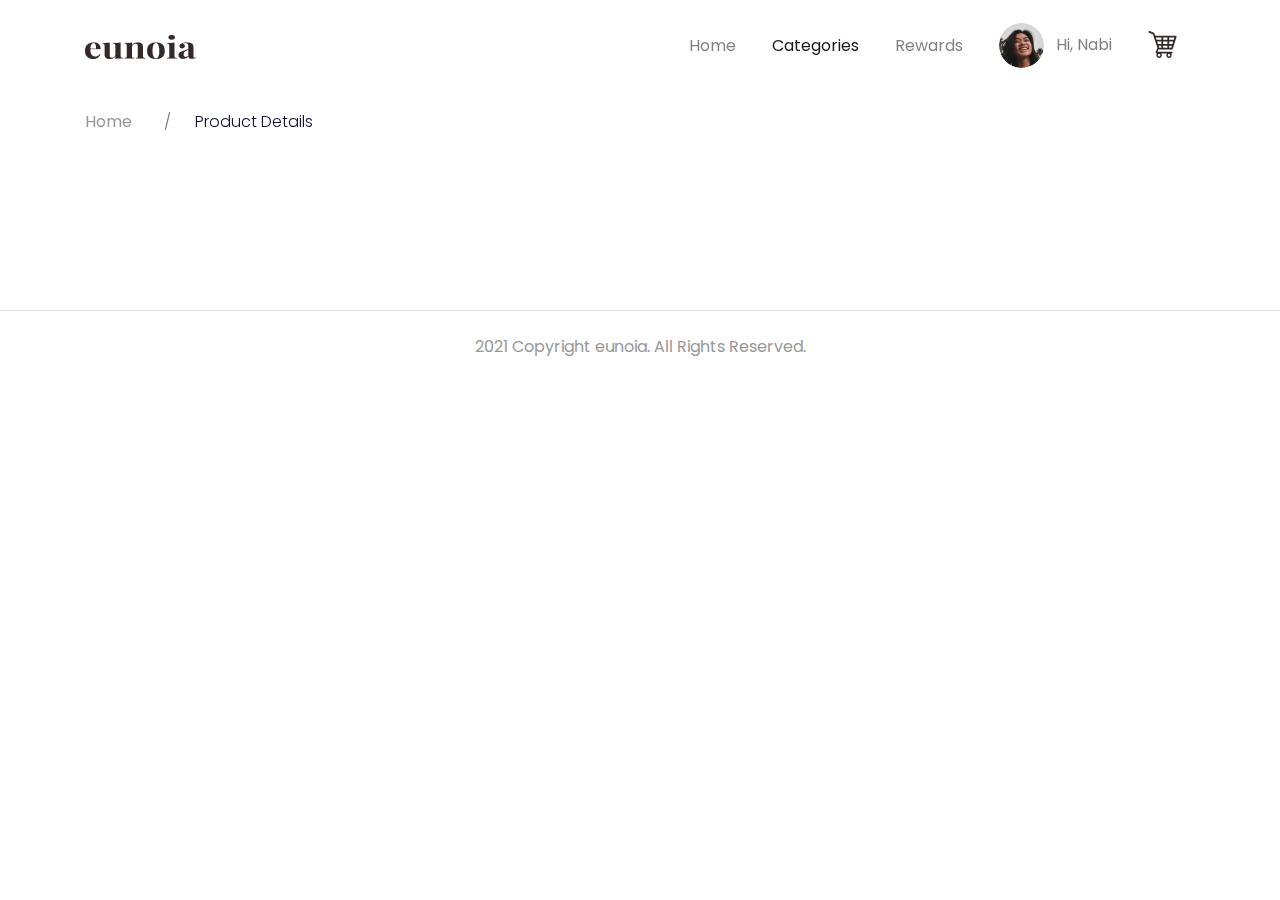
<file: details.html>
<!DOCTYPE html>
<html lang="en">

<head>
  <meta charset="utf-8" />
  <meta name="viewport" content="width=device-width, initial-scale=1, shrink-to-fit=no" />
  <meta name="description" content="" />
  <meta name="author" content="" />

  <title>eunoia - your beauty needs in one place</title>

  <link href="https://unpkg.com/aos@2.3.1/dist/aos.css" rel="stylesheet" />
  <link href="style/main.css" rel="stylesheet" />
</head>

<body>
  <nav class="
        navbar navbar-expand-lg navbar-light navbar-store
        fixed-top
        navbar-fixed-top
      " data-aos="fade-down">
    <div class="container">
      <a href="/index.html" class="navbar-brand">
        <img src="/images/logo.png" alt="logo" />
      </a>
      <button class="navbar-toggler" type="button" data-toggle="collapse" data-target="#navbarResponsive">
        <span class="navbar-toggler-icon"></span>
      </button>
      <div class="collapse navbar-collapse" id="navbarResponsive">
        <ul class="navbar-nav ml-auto">
          <li class="nav-item ">
            <a href="/index.html" class="nav-link">Home</a>
          </li>
          <li class="nav-item active">
            <a href="/categories.html" class="nav-link">Categories</a>
          </li>
          <li class="nav-item">
            <a href="#" class="nav-link">Rewards</a>
          </li>
        </ul>


        <!-- Desktop Menu -->
        <ul class="navbar-nav d-none d-lg-flex">
          <li class="nav-item dropdown">
            <a href="#" class="nav-link" id="navbarDropdown" role="button" data-toggle="dropdown">
              <img src="/images/icon-user.png" alt="" class="rounded-circle mr-2 profile-picture">
              Hi, Nabi
            </a>
            <div class="dropdown-menu">
              <a href="/dashboard.html" class="dropdown-item">Dashboard</a>
              <a href="/dashboard-account.html" class="dropdown-item">Settings</a>
              <div class="dropdown-divider"></div>
              <a href="/" class="dropdown-item">Logout</a>
            </div>
          </li>
          <li class="nav-item">
            <a href="#" class="nav-link d-inline-block mt-2">
              <img src="/images/cart.svg" alt="">
            </a>
          </li>
        </ul>

        <ul class="navbar-nav d-block d-lg-none">
          <li class="nav-item">
            <a href="#" class="nav-link">
              Hi, Nabi
            </a>
          </li>

          <li class="nav-item">
            <a href="#" class="nav-link d-inline-block">
              Cart
            </a>
          </li>


        </ul>


      </div>
    </div>
  </nav>

  <!-- Page Content -->
  <div class="page-content page-details">
    <section class="store-breadcrumbs" data-aos="fade-down" data-aos-delay="100"> 
      <div class="container">
        <div class="row">
          <div class="col-12">
            <nav>
              <ol class="breadcrumb">
                <li class="breadcrumb-item">
                  <a href="/index.html" class="">Home</a>
                </li>
                <li class="breadcrumb-item active">
                  Product Details
                </li>
              </ol>
            </nav>
          </div>
        </div>
      </div>
    </section>
  </div>


  <footer>
    <div class="container">
      <div class="row">
        <div class="col-12 text-center">
          <p class="pt-4 pb-2">
            2021 Copyright eunoia. All Rights Reserved.
          </p>
        </div>
      </div>
    </div>
  </footer>

  <!-- Bootstrap core JavaScript -->
  <script src="/vendor/jquery/jquery.slim.min.js"></script>
  <script src="/vendor/bootstrap/js/bootstrap.bundle.min.js"></script>
  <script src="https://unpkg.com/aos@2.3.1/dist/aos.js"></script>
  <script>
    AOS.init();
  </script>
  <script src="/script/navbar-scroll.js"></script>
</body>

</html>
</file>
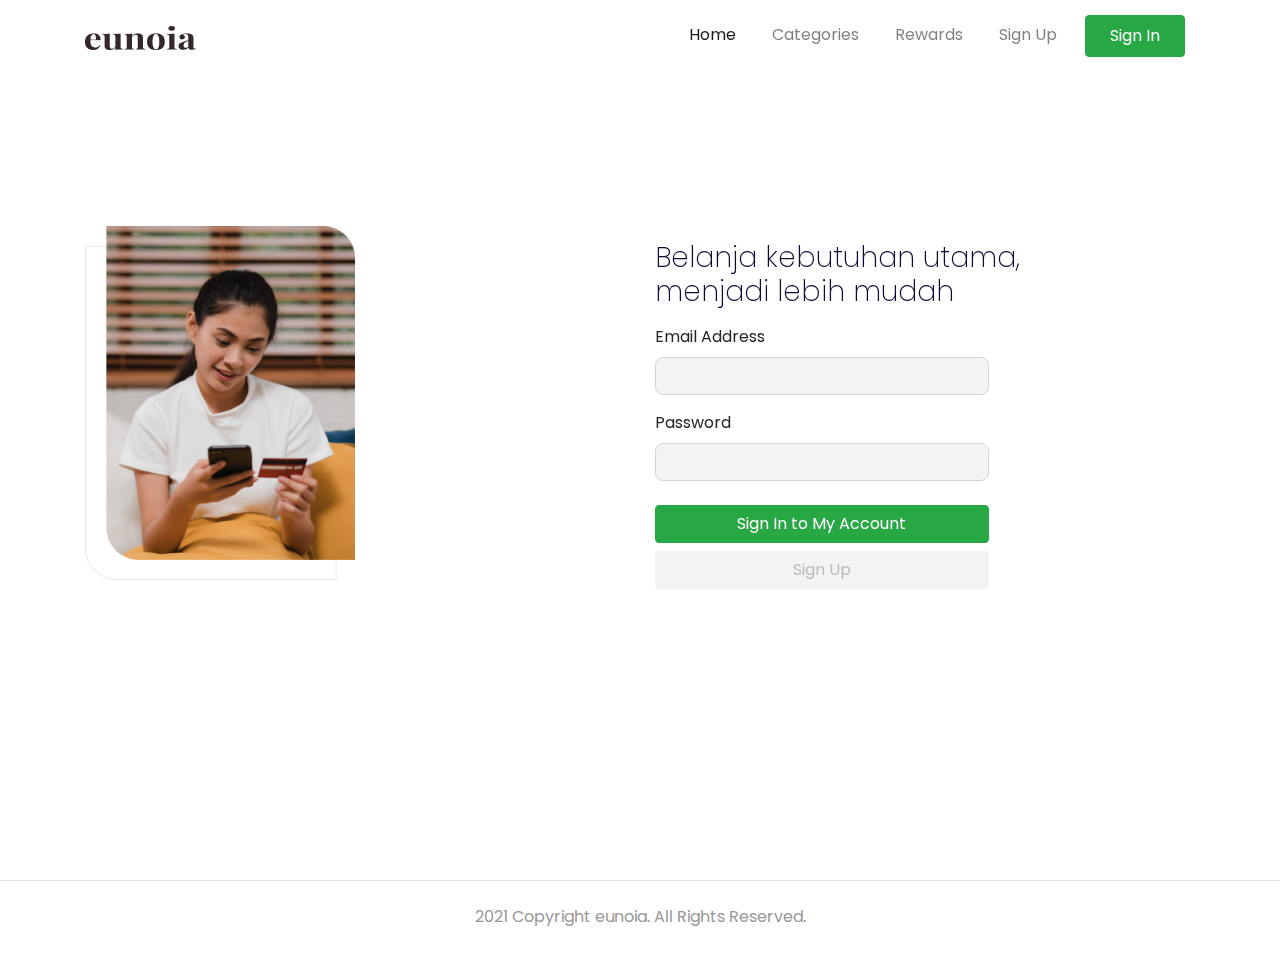
<file: login.html>
<!DOCTYPE html>
<html lang="en">
  <head>
    <meta charset="utf-8" />
    <meta
      name="viewport"
      content="width=device-width, initial-scale=1, shrink-to-fit=no"
    />
    <meta name="description" content="" />
    <meta name="author" content="" />

    <title>eunoia - your beauty needs in one place</title>

    <link href="https://unpkg.com/aos@2.3.1/dist/aos.css" rel="stylesheet" />
    <link href="style/main.css" rel="stylesheet" />
  </head>

  <body>
    <nav
      class="
        navbar navbar-expand-lg navbar-light navbar-store
        fixed-top
        navbar-fixed-top
      "
      data-aos="fade-down"
    >
      <div class="container">
        <a href="/index.html" class="navbar-brand">
          <img src="/images/logo.png" alt="logo" />
        </a>
        <button
          class="navbar-toggler"
          type="button"
          data-toggle="collapse"
          data-target="#navbarResponsive"
        >
          <span class="navbar-toggler-icon"></span>
        </button>
        <div class="collapse navbar-collapse" id="navbarResponsive">
          <ul class="navbar-nav ml-auto">
            <li class="nav-item active">
              <a href="/index.html" class="nav-link">Home</a>
            </li>
            <li class="nav-item">
              <a href="/categories.html" class="nav-link">Categories</a>
            </li>
            <li class="nav-item">
              <a href="#" class="nav-link">Rewards</a>
            </li>
            <li class="nav-item">
              <a href="/register.html" class="nav-link">Sign Up</a>
            </li>
            <li class="nav-item">
              <a
                href="/login.html"
                class="btn btn-success nav-link px-4 text-white"
                >Sign In</a
              >
            </li>
          </ul>
        </div>
      </div>
    </nav>

    <div class="page-content page-auth">
      <div class="section-store-auth" data-aos="fade-up">
        <div class="container">
          <div class="row align-items-center row-login">
            <div class="col-lg-6 text-xenter">
              <img
                src="/images/login-placeholder.png"
                alt=""
                class="w-50 mb-4 mb-lg-none"
              />
            </div>
            <div class="col-lg-5">
              <h2>
                Belanja kebutuhan utama, <br />
                menjadi lebih mudah
              </h2>
              <form class="mt-3">
                <div class="form-group">
                  <label for="">Email Address</label>
                  <input type="email" class="form-control w-75" />
                </div>
                <div class="form-group">
                  <label for="">Password</label>
                  <input type="password" class="form-control w-75" />
                </div>
                <a
                  href="/dashboard.html"
                  class="btn btn-success btn-block w-75 mt-4"
                >
                  Sign In to My Account</a
                >
                <a
                  href="/register.html"
                  class="btn btn-signup btn-block w-75 mt-2"
                >
                  Sign Up</a
                >
              </form>
            </div>
          </div>
        </div>
      </div>
    </div>

    <footer>
      <div class="container">
        <div class="row">
          <div class="col-12 text-center">
            <p class="pt-4 pb-2">2021 Copyright eunoia. All Rights Reserved.</p>
          </div>
        </div>
      </div>
    </footer>

    <!-- Bootstrap core JavaScript -->
    <script src="/vendor/jquery/jquery.slim.min.js"></script>
    <script src="/vendor/bootstrap/js/bootstrap.bundle.min.js"></script>
    <script src="https://unpkg.com/aos@2.3.1/dist/aos.js"></script>
    <script>
      AOS.init();
    </script>
    <script src="/script/navbar-scroll.js"></script>
  </body>
</html>
</file>
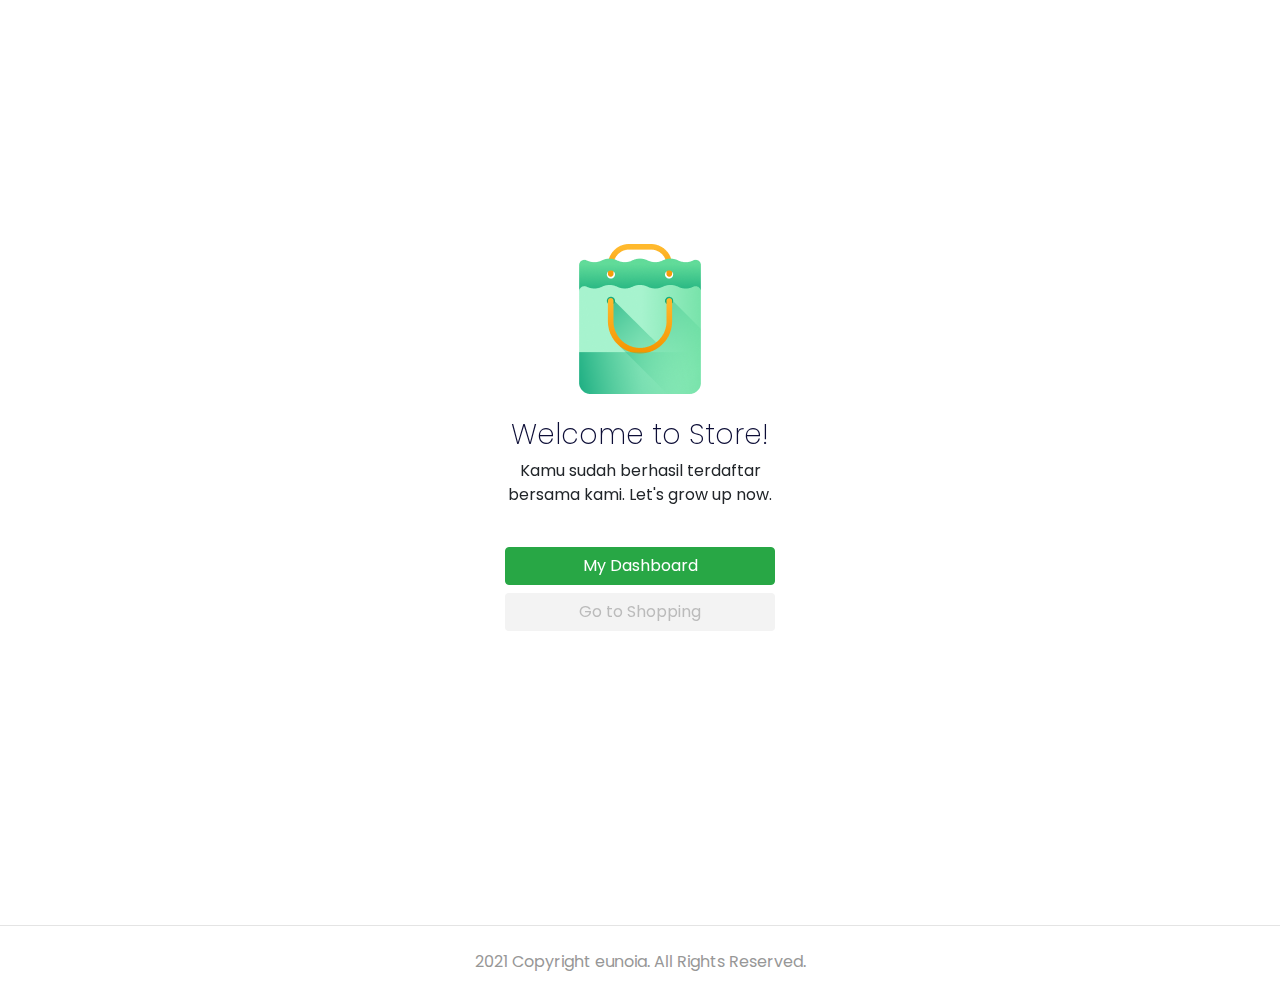
<file: register-success.html>
<!DOCTYPE html>
<html lang="en">
  <head>
    <meta charset="utf-8" />
    <meta
      name="viewport"
      content="width=device-width, initial-scale=1, shrink-to-fit=no"
    />
    <meta name="description" content="" />
    <meta name="author" content="" />

    <title>eunoia - your beauty needs in one place</title>

    <link href="https://unpkg.com/aos@2.3.1/dist/aos.css" rel="stylesheet" />
    <link href="style/main.css" rel="stylesheet" />
  </head>

  <body>
    <div class="page-content page-success">
      <div class="section-success" data-aos="zoom-in">
        <div class="container">
          <div class="row align-items-center row-login justify-content-center">
            <div class="col-lg-6 text-center">
              <img src="/images/success.png" alt="" class="mb-4" />
              <h2>Welcome to Store!</h2>
              <p>
                Kamu sudah berhasil terdaftar <br> bersama kami. Let's grow up now.
              </p>
              <div>
                <a href="/dashboard.html" class="btn btn-success w-50 mt-4">
                  My Dashboard</a>
              </div>
              <div>
                <a href="/index.html" class="btn btn-signup w-50 mt-2">
                  Go to Shopping
                  </a>
              </div>
            </div>
          </div>
        </div>
      </div>
    </div>

    <footer>
      <div class="container">
        <div class="row">
          <div class="col-12 text-center">
            <p class="pt-4 pb-2">2021 Copyright eunoia. All Rights Reserved.</p>
          </div>
        </div>
      </div>
    </footer>

    <!-- Bootstrap core JavaScript -->
    <script src="/vendor/jquery/jquery.slim.min.js"></script>
    <script src="/vendor/bootstrap/js/bootstrap.bundle.min.js"></script>
    <script src="https://unpkg.com/aos@2.3.1/dist/aos.js"></script>
    <script>
      AOS.init();
    </script>
    <script src="/script/navbar-scroll.js"></script>
  </body>
</html>
</file>
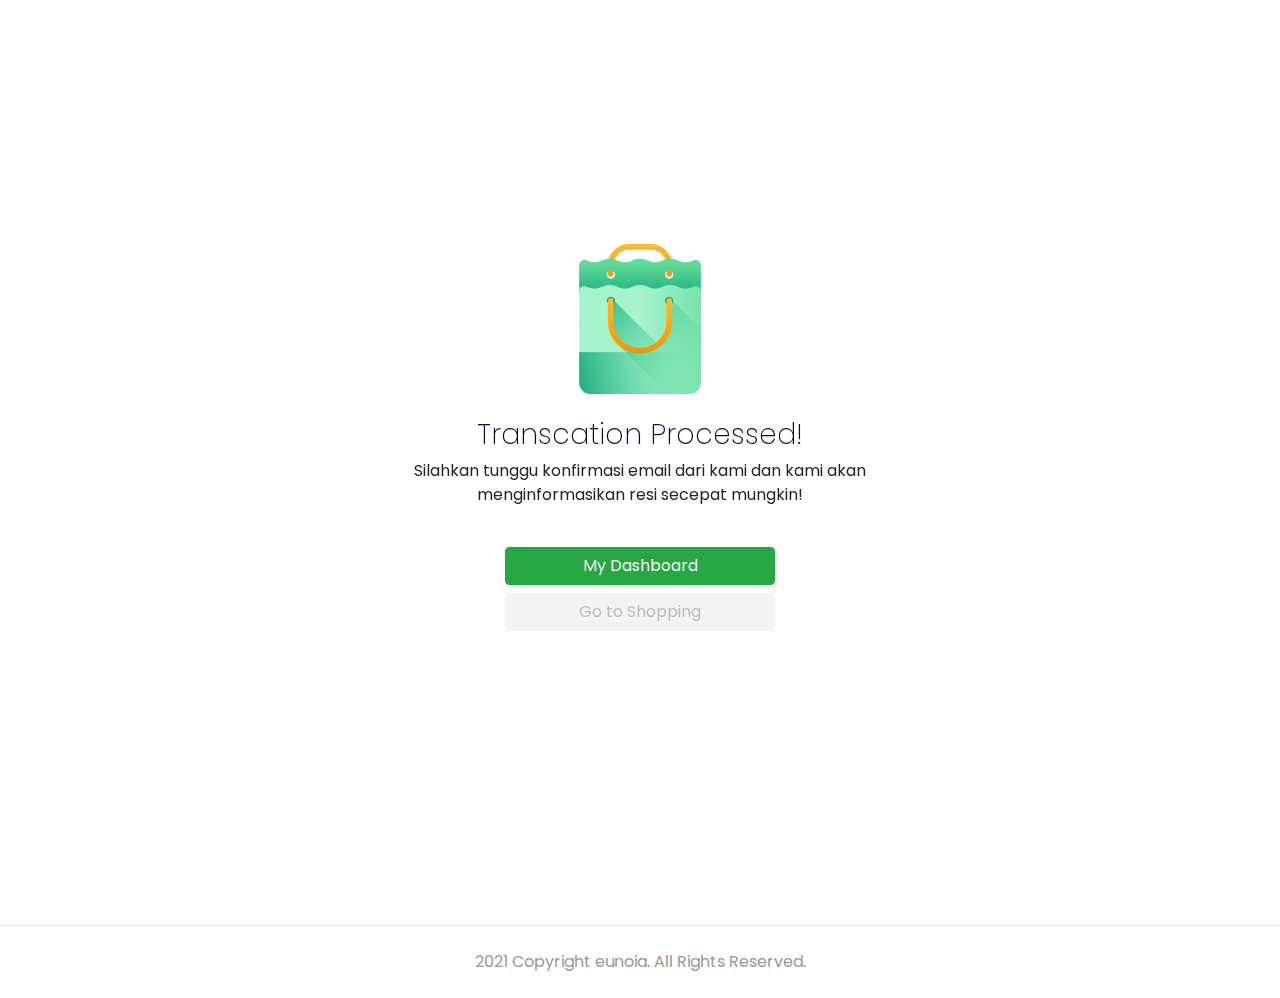
<file: success.html>
<!DOCTYPE html>
<html lang="en">
  <head>
    <meta charset="utf-8" />
    <meta
      name="viewport"
      content="width=device-width, initial-scale=1, shrink-to-fit=no"
    />
    <meta name="description" content="" />
    <meta name="author" content="" />

    <title>eunoia - your beauty needs in one place</title>

    <link href="https://unpkg.com/aos@2.3.1/dist/aos.css" rel="stylesheet" />
    <link href="style/main.css" rel="stylesheet" />
  </head>

  <body>
    <div class="page-content page-success">
      <div class="section-success" data-aos="zoom-in">
        <div class="container">
          <div class="row align-items-center row-login justify-content-center">
            <div class="col-lg-6 text-center">
              <img src="/images/success.png" alt="" class="mb-4" />
              <h2>Transcation Processed!</h2>
              <p>
                Silahkan tunggu konfirmasi email dari kami dan kami akan
                menginformasikan resi secepat mungkin!
              </p>
              <div>
                <a href="/dashboard.html" class="btn btn-success w-50 mt-4">
                  My Dashboard</a>
              </div>
              <div>
                <a href="/index.html" class="btn btn-signup w-50 mt-2">
                  Go to Shopping
                  </a>
              </div>
            </div>
          </div>
        </div>
      </div>
    </div>

    <footer>
      <div class="container">
        <div class="row">
          <div class="col-12 text-center">
            <p class="pt-4 pb-2">2021 Copyright eunoia. All Rights Reserved.</p>
          </div>
        </div>
      </div>
    </footer>

    <!-- Bootstrap core JavaScript -->
    <script src="/vendor/jquery/jquery.slim.min.js"></script>
    <script src="/vendor/bootstrap/js/bootstrap.bundle.min.js"></script>
    <script src="https://unpkg.com/aos@2.3.1/dist/aos.js"></script>
    <script>
      AOS.init();
    </script>
    <script src="/script/navbar-scroll.js"></script>
  </body>
</html>
</file>
